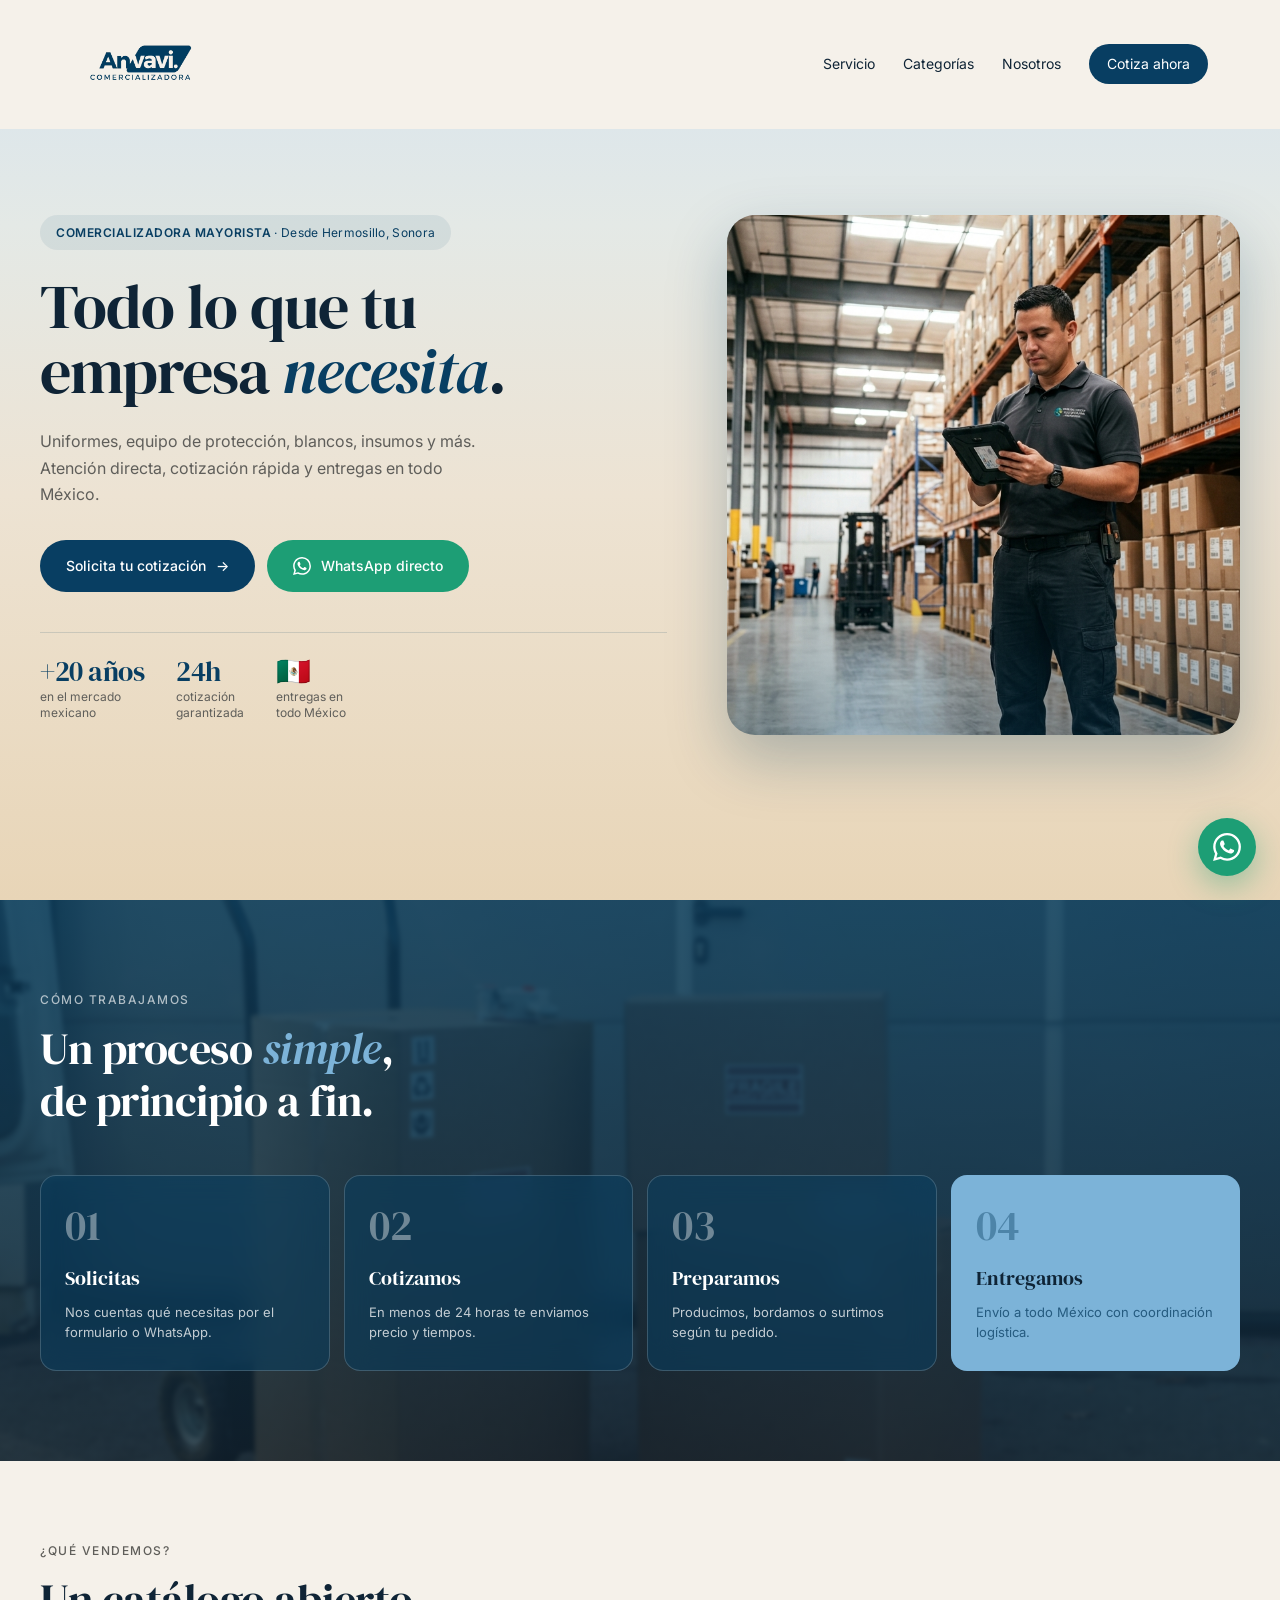
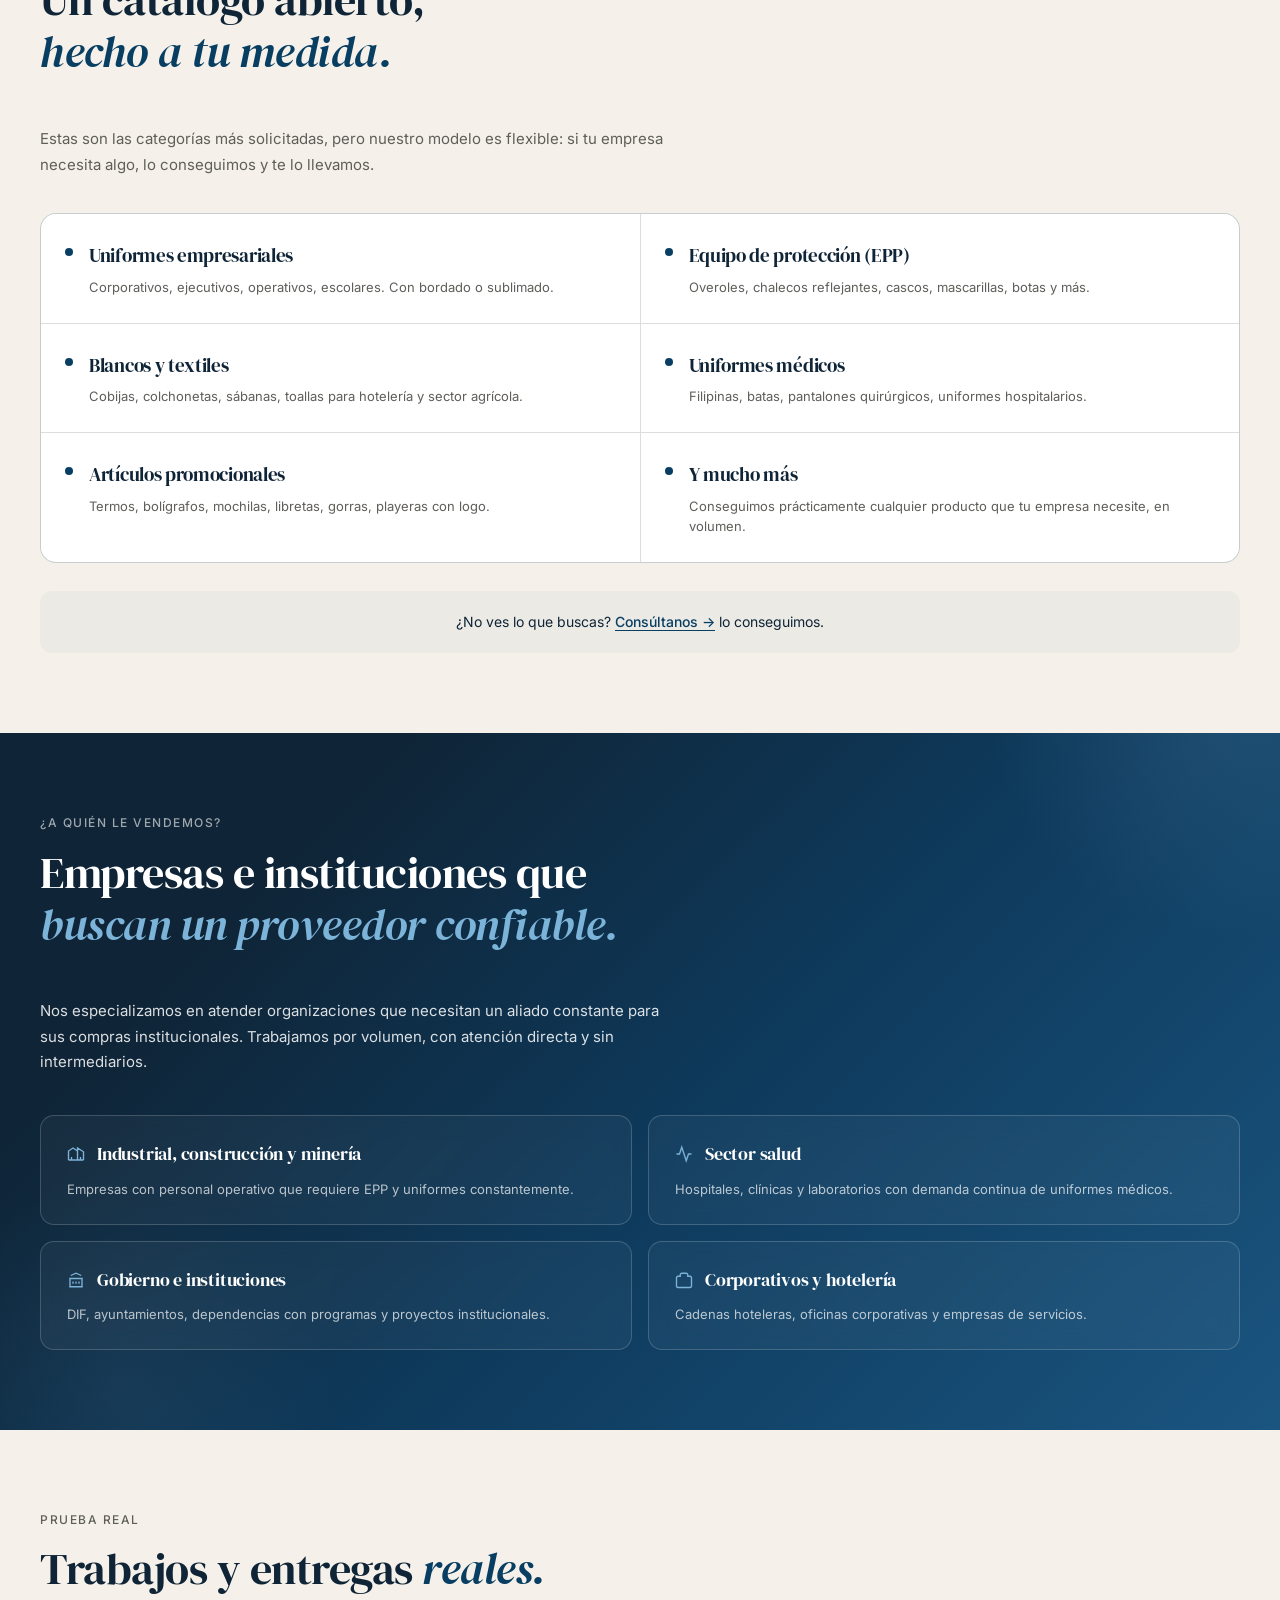
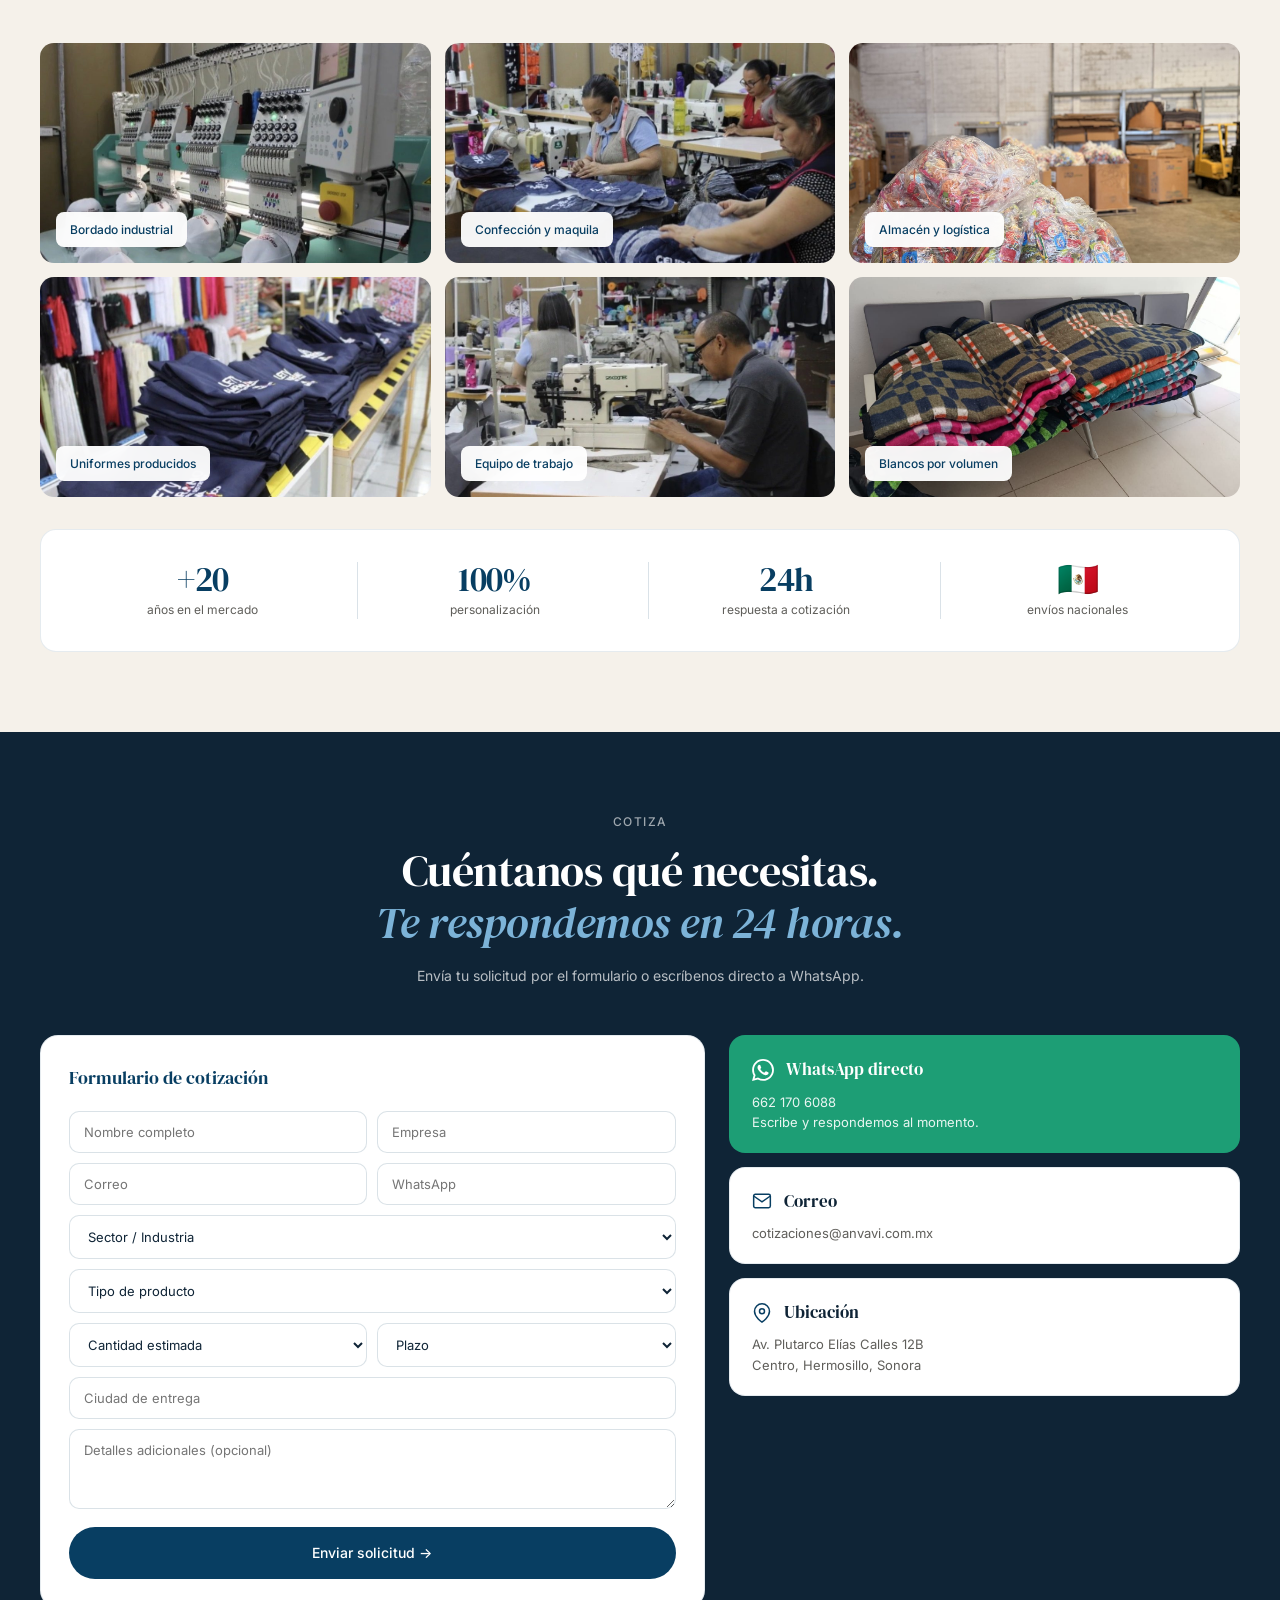
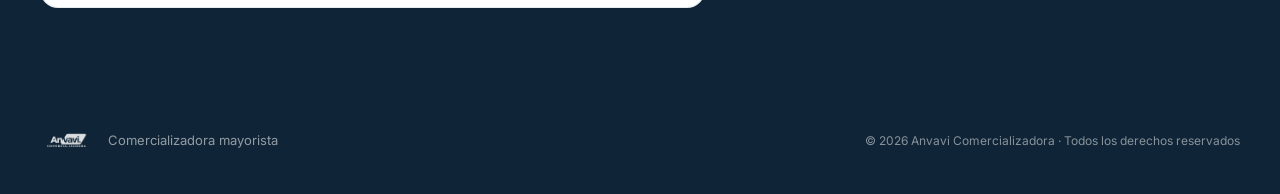
<file: index.html>
<!DOCTYPE html>
<html lang="es">
<head>
<meta charset="UTF-8">
<meta name="viewport" content="width=device-width, initial-scale=1.0">
<meta name="description" content="Anvavi Comercializadora - Proveedor mayorista de uniformes, EPP, blancos y textiles en todo México. Cotización en 24 horas.">
<title>Anvavi Comercializadora — Mayoreo para empresas</title>
<link rel="icon" type="image/png" href="assets/logo.png">
<link rel="preconnect" href="https://fonts.googleapis.com">
<link rel="preconnect" href="https://fonts.gstatic.com" crossorigin>
<link href="https://fonts.googleapis.com/css2?family=DM+Serif+Display:ital@0;1&family=Inter:wght@400;500;600&display=swap" rel="stylesheet">
<link rel="stylesheet" href="styles.css">
</head>
<body>

<nav class="navbar" id="navbar">
  <div class="nav-inner">
    <a href="#inicio" class="nav-brand">
      <img src="assets/logo.png" alt="Anvavi Comercializadora" class="nav-logo">
    </a>
    <div class="nav-links">
      <a href="#servicio">Servicio</a>
      <a href="#categorias">Categorías</a>
      <a href="#nosotros">Nosotros</a>
      <a href="#cotiza" class="nav-cta">Cotiza ahora</a>
    </div>
    <button class="nav-toggle" aria-label="Menú" onclick="document.querySelector('.nav-links').classList.toggle('open')">
      <span></span><span></span><span></span>
    </button>
  </div>
</nav>

<section id="inicio" class="hero">
  <div class="hero-inner">
    <div class="hero-text">
      <div class="hero-badge"><strong>COMERCIALIZADORA MAYORISTA</strong> · Desde Hermosillo, Sonora</div>
      <h1 class="hero-title">
        Todo lo que tu<br>
        empresa <em>necesita</em>.
      </h1>
      <p class="hero-desc">
        Uniformes, equipo de protección, blancos, insumos y más. Atención directa, cotización rápida y entregas en todo México.
      </p>
      <div class="hero-buttons">
        <a href="#cotiza" class="btn btn-primary">Solicita tu cotización <span class="arrow">→</span></a>
        <a href="https://wa.me/526621706088" target="_blank" rel="noopener" class="btn btn-whatsapp">
          <svg width="18" height="18" viewBox="0 0 24 24" fill="currentColor"><path d="M17.472 14.382c-.297-.149-1.758-.867-2.03-.967-.273-.099-.471-.148-.67.15-.197.297-.767.966-.94 1.164-.173.199-.347.223-.644.075-.297-.15-1.255-.463-2.39-1.475-.883-.788-1.48-1.761-1.653-2.059-.173-.297-.018-.458.13-.606.134-.133.298-.347.446-.52.149-.174.198-.298.298-.497.099-.198.05-.371-.025-.52-.075-.149-.669-1.612-.916-2.207-.242-.579-.487-.5-.669-.51-.173-.008-.371-.01-.57-.01-.198 0-.52.074-.792.372-.272.297-1.04 1.016-1.04 2.479 0 1.462 1.065 2.875 1.213 3.074.149.198 2.096 3.2 5.077 4.487.709.306 1.262.489 1.694.625.712.227 1.36.195 1.871.118.571-.085 1.758-.719 2.006-1.413.248-.694.248-1.289.173-1.413-.074-.124-.272-.198-.57-.347m-5.421 7.403h-.004a9.87 9.87 0 01-5.031-1.378l-.361-.214-3.741.982.998-3.648-.235-.374a9.86 9.86 0 01-1.51-5.26c.001-5.45 4.436-9.884 9.888-9.884 2.64 0 5.122 1.03 6.988 2.898a9.825 9.825 0 012.893 6.994c-.003 5.45-4.437 9.884-9.885 9.884m8.413-18.297A11.815 11.815 0 0012.05 0C5.495 0 .16 5.335.157 11.892c0 2.096.547 4.142 1.588 5.945L.057 24l6.305-1.654a11.882 11.882 0 005.683 1.448h.005c6.554 0 11.89-5.335 11.893-11.893a11.821 11.821 0 00-3.48-8.413z"/></svg>
          WhatsApp directo
        </a>
      </div>
      <div class="hero-stats">
        <div class="stat">
          <div class="stat-num">+20 años</div>
          <div class="stat-lbl">en el mercado<br>mexicano</div>
        </div>
        <div class="stat">
          <div class="stat-num">24h</div>
          <div class="stat-lbl">cotización<br>garantizada</div>
        </div>
        <div class="stat">
          <div class="stat-num">🇲🇽</div>
          <div class="stat-lbl">entregas en<br>todo México</div>
        </div>
      </div>
    </div>
    <div class="hero-image">
      <div class="hero-photo" style="background-image: url('assets/hero_almacen.jpg')"></div>
    </div>
  </div>
</section>


<section id="servicio" class="section-proceso">
  <div class="section-inner">
    <div class="section-header">
      <div class="section-tag">Cómo trabajamos</div>
      <h2 class="section-title">
        Un proceso <em>simple</em>,<br>
        de principio a fin.
      </h2>
    </div>
    <div class="process-grid">
      <div class="step">
        <div class="step-num">01</div>
        <div class="step-title">Solicitas</div>
        <div class="step-desc">Nos cuentas qué necesitas por el formulario o WhatsApp.</div>
      </div>
      <div class="step">
        <div class="step-num">02</div>
        <div class="step-title">Cotizamos</div>
        <div class="step-desc">En menos de 24 horas te enviamos precio y tiempos.</div>
      </div>
      <div class="step">
        <div class="step-num">03</div>
        <div class="step-title">Preparamos</div>
        <div class="step-desc">Producimos, bordamos o surtimos según tu pedido.</div>
      </div>
      <div class="step step-final">
        <div class="step-num">04</div>
        <div class="step-title">Entregamos</div>
        <div class="step-desc">Envío a todo México con coordinación logística.</div>
      </div>
    </div>
  </div>
</section>

<section id="categorias" class="section-cream">
  <div class="section-inner">
    <div class="section-header">
      <div class="section-tag">¿Qué vendemos?</div>
      <h2 class="section-title">
        Un catálogo abierto,<br>
        <em>hecho a tu medida.</em>
      </h2>
    </div>
    <p class="section-desc-light" style="max-width: 640px; margin-bottom: 36px;">
      Estas son las categorías más solicitadas, pero nuestro modelo es flexible: si tu empresa necesita algo, lo conseguimos y te lo llevamos.
    </p>
    <div class="categories-grid">
      <div class="cat-item">
        <div class="cat-dot"></div>
        <div>
          <div class="cat-name">Uniformes empresariales</div>
          <div class="cat-desc">Corporativos, ejecutivos, operativos, escolares. Con bordado o sublimado.</div>
        </div>
      </div>
      <div class="cat-item">
        <div class="cat-dot"></div>
        <div>
          <div class="cat-name">Equipo de protección (EPP)</div>
          <div class="cat-desc">Overoles, chalecos reflejantes, cascos, mascarillas, botas y más.</div>
        </div>
      </div>
      <div class="cat-item">
        <div class="cat-dot"></div>
        <div>
          <div class="cat-name">Blancos y textiles</div>
          <div class="cat-desc">Cobijas, colchonetas, sábanas, toallas para hotelería y sector agrícola.</div>
        </div>
      </div>
      <div class="cat-item">
        <div class="cat-dot"></div>
        <div>
          <div class="cat-name">Uniformes médicos</div>
          <div class="cat-desc">Filipinas, batas, pantalones quirúrgicos, uniformes hospitalarios.</div>
        </div>
      </div>
      <div class="cat-item">
        <div class="cat-dot"></div>
        <div>
          <div class="cat-name">Artículos promocionales</div>
          <div class="cat-desc">Termos, bolígrafos, mochilas, libretas, gorras, playeras con logo.</div>
        </div>
      </div>
      <div class="cat-item">
        <div class="cat-dot"></div>
        <div>
          <div class="cat-name">Y mucho más</div>
          <div class="cat-desc">Conseguimos prácticamente cualquier producto que tu empresa necesite, en volumen.</div>
        </div>
      </div>
    </div>
    <div class="cat-cta">
      ¿No ves lo que buscas? <a href="#cotiza">Consúltanos →</a> lo conseguimos.
    </div>
  </div>
</section>

<section id="nosotros" class="section-dark-gradient">
  <div class="section-inner">
    <div class="section-header">
      <div class="section-tag light">¿A quién le vendemos?</div>
      <h2 class="section-title light">
        Empresas e instituciones que<br>
        <em>buscan un proveedor confiable.</em>
      </h2>
    </div>
    <p class="section-desc-dark">
      Nos especializamos en atender organizaciones que necesitan un aliado constante para sus compras institucionales. Trabajamos por volumen, con atención directa y sin intermediarios.
    </p>
    <div class="sectors-grid">
      <div class="sector">
        <div class="sector-head">
          <svg width="18" height="18" viewBox="0 0 24 24" fill="none" stroke="currentColor" stroke-width="1.8"><path d="M2 20V8l6-4 6 4v12M14 20V4l8 5v11M2 20h20"/><path d="M6 20v-4M18 20v-4"/></svg>
          <div class="sector-name">Industrial, construcción y minería</div>
        </div>
        <div class="sector-desc">Empresas con personal operativo que requiere EPP y uniformes constantemente.</div>
      </div>
      <div class="sector">
        <div class="sector-head">
          <svg width="18" height="18" viewBox="0 0 24 24" fill="none" stroke="currentColor" stroke-width="1.8"><path d="M22 12h-4l-3 9L9 3l-3 9H2"/></svg>
          <div class="sector-name">Sector salud</div>
        </div>
        <div class="sector-desc">Hospitales, clínicas y laboratorios con demanda continua de uniformes médicos.</div>
      </div>
      <div class="sector">
        <div class="sector-head">
          <svg width="18" height="18" viewBox="0 0 24 24" fill="none" stroke="currentColor" stroke-width="1.8"><path d="M3 21h18M3 10h18M5 6l7-3 7 3M4 10v11M20 10v11M8 14v3M12 14v3M16 14v3"/></svg>
          <div class="sector-name">Gobierno e instituciones</div>
        </div>
        <div class="sector-desc">DIF, ayuntamientos, dependencias con programas y proyectos institucionales.</div>
      </div>
      <div class="sector">
        <div class="sector-head">
          <svg width="18" height="18" viewBox="0 0 24 24" fill="none" stroke="currentColor" stroke-width="1.8"><path d="M20 7h-3V5a2 2 0 00-2-2H9a2 2 0 00-2 2v2H4a2 2 0 00-2 2v11a2 2 0 002 2h16a2 2 0 002-2V9a2 2 0 00-2-2z"/></svg>
          <div class="sector-name">Corporativos y hotelería</div>
        </div>
        <div class="sector-desc">Cadenas hoteleras, oficinas corporativas y empresas de servicios.</div>
      </div>
    </div>
  </div>
</section>

<section class="section-cream">
  <div class="section-inner">
    <div class="section-header">
      <div class="section-tag">Prueba real</div>
      <h2 class="section-title">
        Trabajos y entregas <em>reales.</em>
      </h2>
    </div>
    <div class="gallery">
      <div class="gallery-item" style="background-image: url('assets/foto1.jpg')">
        <div class="gallery-tag">Bordado industrial</div>
      </div>
      <div class="gallery-item" style="background-image: url('assets/foto2.jpg')">
        <div class="gallery-tag">Confección y maquila</div>
      </div>
      <div class="gallery-item" style="background-image: url('assets/foto3.jpg')">
        <div class="gallery-tag">Almacén y logística</div>
      </div>
      <div class="gallery-item" style="background-image: url('assets/foto4.jpg')">
        <div class="gallery-tag">Uniformes producidos</div>
      </div>
      <div class="gallery-item" style="background-image: url('assets/foto5.jpg')">
        <div class="gallery-tag">Equipo de trabajo</div>
      </div>
      <div class="gallery-item" style="background-image: url('assets/foto6.jpg')">
        <div class="gallery-tag">Blancos por volumen</div>
      </div>
    </div>
    <div class="numbers-panel">
      <div class="num-item">
        <div class="num-val">+20</div>
        <div class="num-lbl">años en el mercado</div>
      </div>
      <div class="num-item">
        <div class="num-val">100%</div>
        <div class="num-lbl">personalización</div>
      </div>
      <div class="num-item">
        <div class="num-val">24h</div>
        <div class="num-lbl">respuesta a cotización</div>
      </div>
      <div class="num-item">
        <div class="num-val">🇲🇽</div>
        <div class="num-lbl">envíos nacionales</div>
      </div>
    </div>
  </div>
</section>

<section id="cotiza" class="section-dark-alt">
  <div class="section-inner">
    <div class="section-header center">
      <div class="section-tag light">Cotiza</div>
      <h2 class="section-title light">
        Cuéntanos qué necesitas.<br>
        <em>Te respondemos en 24 horas.</em>
      </h2>
      <p class="section-subtitle light">Envía tu solicitud por el formulario o escríbenos directo a WhatsApp.</p>
    </div>
    <div class="quote-grid">
      <form class="quote-form" action="https://formspree.io/f/mwvjlldq" method="POST">
        <div class="form-title">Formulario de cotización</div>
        <div class="form-row">
          <input type="text" name="nombre" placeholder="Nombre completo" required>
          <input type="text" name="empresa" placeholder="Empresa" required>
        </div>
        <div class="form-row">
          <input type="email" name="correo" placeholder="Correo" required>
          <input type="tel" name="whatsapp" placeholder="WhatsApp" required>
        </div>
        <select name="sector" required>
          <option value="">Sector / Industria</option>
          <option>Hotelería y restaurantes</option>
          <option>Sector salud</option>
          <option>Industrial, construcción o minería</option>
          <option>Gobierno o instituciones</option>
          <option>Educación</option>
          <option>Agroindustria o campo</option>
          <option>Corporativo u oficinas</option>
          <option>Comercio o retail</option>
          <option>Eventos y agencias</option>
          <option>Otro</option>
        </select>
        <select name="tipo_producto" required>
          <option value="">Tipo de producto</option>
          <option>Uniformes empresariales</option>
          <option>Uniformes médicos</option>
          <option>Equipo de protección (EPP)</option>
          <option>Blancos y textiles</option>
          <option>Bordado, sublimado o maquila</option>
          <option>Artículos promocionales</option>
          <option>Otro producto</option>
        </select>
        <div class="form-row">
          <select name="cantidad" required>
            <option value="">Cantidad estimada</option>
            <option>1 a 20 piezas</option>
            <option>21 a 100 piezas</option>
            <option>101 a 500 piezas</option>
            <option>Más de 500 piezas</option>
          </select>
          <select name="plazo" required>
            <option value="">Plazo</option>
            <option>Urgente (1 a 10 días)</option>
            <option>Pronto (1 a 20 días)</option>
            <option>Con tiempo (1 a 45 días)</option>
          </select>
        </div>
        <input type="text" name="ciudad" placeholder="Ciudad de entrega" required>
        <textarea name="detalles" placeholder="Detalles adicionales (opcional)" rows="3"></textarea>
        <button type="submit" class="btn btn-primary btn-full">Enviar solicitud →</button>
      </form>
      <div class="contact-cards">
        <a href="https://wa.me/526621706088" target="_blank" rel="noopener" class="contact-card contact-whatsapp">
          <div class="contact-head">
            <svg width="22" height="22" viewBox="0 0 24 24" fill="currentColor"><path d="M17.472 14.382c-.297-.149-1.758-.867-2.03-.967-.273-.099-.471-.148-.67.15-.197.297-.767.966-.94 1.164-.173.199-.347.223-.644.075-.297-.15-1.255-.463-2.39-1.475-.883-.788-1.48-1.761-1.653-2.059-.173-.297-.018-.458.13-.606.134-.133.298-.347.446-.52.149-.174.198-.298.298-.497.099-.198.05-.371-.025-.52-.075-.149-.669-1.612-.916-2.207-.242-.579-.487-.5-.669-.51-.173-.008-.371-.01-.57-.01-.198 0-.52.074-.792.372-.272.297-1.04 1.016-1.04 2.479 0 1.462 1.065 2.875 1.213 3.074.149.198 2.096 3.2 5.077 4.487.709.306 1.262.489 1.694.625.712.227 1.36.195 1.871.118.571-.085 1.758-.719 2.006-1.413.248-.694.248-1.289.173-1.413-.074-.124-.272-.198-.57-.347m-5.421 7.403h-.004a9.87 9.87 0 01-5.031-1.378l-.361-.214-3.741.982.998-3.648-.235-.374a9.86 9.86 0 01-1.51-5.26c.001-5.45 4.436-9.884 9.888-9.884 2.64 0 5.122 1.03 6.988 2.898a9.825 9.825 0 012.893 6.994c-.003 5.45-4.437 9.884-9.885 9.884m8.413-18.297A11.815 11.815 0 0012.05 0C5.495 0 .16 5.335.157 11.892c0 2.096.547 4.142 1.588 5.945L.057 24l6.305-1.654a11.882 11.882 0 005.683 1.448h.005c6.554 0 11.89-5.335 11.893-11.893a11.821 11.821 0 00-3.48-8.413z"/></svg>
            <div class="contact-title">WhatsApp directo</div>
          </div>
          <div class="contact-info">662 170 6088<br>Escribe y respondemos al momento.</div>
        </a>
        <div class="contact-card">
          <div class="contact-head">
            <svg width="20" height="20" viewBox="0 0 24 24" fill="none" stroke="currentColor" stroke-width="1.8"><path d="M4 4h16c1.1 0 2 .9 2 2v12c0 1.1-.9 2-2 2H4c-1.1 0-2-.9-2-2V6c0-1.1.9-2 2-2z"/><polyline points="22,6 12,13 2,6"/></svg>
            <div class="contact-title">Correo</div>
          </div>
          <div class="contact-info"><a href="mailto:cotizaciones@anvavi.com.mx">cotizaciones@anvavi.com.mx</a></div>
        </div>
        <div class="contact-card">
          <div class="contact-head">
            <svg width="20" height="20" viewBox="0 0 24 24" fill="none" stroke="currentColor" stroke-width="1.8"><path d="M21 10c0 7-9 13-9 13s-9-6-9-13a9 9 0 0118 0z"/><circle cx="12" cy="10" r="3"/></svg>
            <div class="contact-title">Ubicación</div>
          </div>
          <div class="contact-info">Av. Plutarco Elías Calles 12B<br>Centro, Hermosillo, Sonora</div>
        </div>
      </div>
    </div>
  </div>
</section>

<footer class="footer">
  <div class="footer-inner">
    <div class="footer-brand">
      <img src="assets/logo.png" alt="Anvavi" class="footer-logo">
      <span class="footer-tagline">Comercializadora mayorista</span>
    </div>
    <div class="footer-copy">© 2026 Anvavi Comercializadora · Todos los derechos reservados</div>
  </div>
</footer>

<a href="https://wa.me/526621706088" target="_blank" rel="noopener" class="wa-float" aria-label="WhatsApp">
  <svg width="28" height="28" viewBox="0 0 24 24" fill="currentColor"><path d="M17.472 14.382c-.297-.149-1.758-.867-2.03-.967-.273-.099-.471-.148-.67.15-.197.297-.767.966-.94 1.164-.173.199-.347.223-.644.075-.297-.15-1.255-.463-2.39-1.475-.883-.788-1.48-1.761-1.653-2.059-.173-.297-.018-.458.13-.606.134-.133.298-.347.446-.52.149-.174.198-.298.298-.497.099-.198.05-.371-.025-.52-.075-.149-.669-1.612-.916-2.207-.242-.579-.487-.5-.669-.51-.173-.008-.371-.01-.57-.01-.198 0-.52.074-.792.372-.272.297-1.04 1.016-1.04 2.479 0 1.462 1.065 2.875 1.213 3.074.149.198 2.096 3.2 5.077 4.487.709.306 1.262.489 1.694.625.712.227 1.36.195 1.871.118.571-.085 1.758-.719 2.006-1.413.248-.694.248-1.289.173-1.413-.074-.124-.272-.198-.57-.347m-5.421 7.403h-.004a9.87 9.87 0 01-5.031-1.378l-.361-.214-3.741.982.998-3.648-.235-.374a9.86 9.86 0 01-1.51-5.26c.001-5.45 4.436-9.884 9.888-9.884 2.64 0 5.122 1.03 6.988 2.898a9.825 9.825 0 012.893 6.994c-.003 5.45-4.437 9.884-9.885 9.884m8.413-18.297A11.815 11.815 0 0012.05 0C5.495 0 .16 5.335.157 11.892c0 2.096.547 4.142 1.588 5.945L.057 24l6.305-1.654a11.882 11.882 0 005.683 1.448h.005c6.554 0 11.89-5.335 11.893-11.893a11.821 11.821 0 00-3.48-8.413z"/></svg>
</a>

<script>
let lastScroll = 0;
const nav = document.getElementById('navbar');
window.addEventListener('scroll', () => {
  const curr = window.pageYOffset;
  if (curr > 60) nav.classList.add('scrolled');
  else nav.classList.remove('scrolled');
  if (curr > lastScroll && curr > 200) nav.classList.add('hidden');
  else nav.classList.remove('hidden');
  lastScroll = curr;
});
document.querySelectorAll('a[href^="#"]').forEach(a => {
  a.addEventListener('click', e => {
    const t = document.querySelector(a.getAttribute('href'));
    if (t) {
      e.preventDefault();
      t.scrollIntoView({behavior:'smooth', block:'start'});
      document.querySelector('.nav-links').classList.remove('open');
    }
  });
});
</script>

</body>
</html>
</file>
<file: styles.css>
:root {
  --azul: #083E62;
  --azul-oscuro: #0f2436;
  --azul-claro: #7cb3d8;
  --crema: #f5f1ea;
  --crema-claro: #faf7f1;
  --verde: #1D9E75;
  --texto: #0f2436;
  --texto-suave: #5f5e5a;
  --borde: rgba(8, 62, 98, 0.1);
  --borde-fuerte: rgba(8, 62, 98, 0.15);
}

* { margin: 0; padding: 0; box-sizing: border-box; }

html { scroll-behavior: smooth; }

body {
  font-family: 'Inter', -apple-system, BlinkMacSystemFont, sans-serif;
  color: var(--texto);
  background: var(--crema);
  line-height: 1.6;
  -webkit-font-smoothing: antialiased;
}

.navbar {
  position: fixed;
  top: 0; left: 0; right: 0;
  z-index: 100;
  padding: 32px 0;
  background: var(--crema);
  border-bottom: 0.5px solid transparent;
  transition: all 0.3s ease;
}

.navbar.scrolled {
  background: rgba(255, 255, 255, 0.95);
  border-bottom-color: var(--borde);
  box-shadow: 0 1px 20px rgba(0,0,0,0.03);
}

.navbar.hidden { transform: translateY(-100%); }

.nav-inner {
  max-width: 1200px;
  margin: 0 auto;
  height: 64px;
  padding: 0 32px;
  display: flex;
  align-items: center;
  justify-content: space-between;
}

.nav-brand {
  display: flex;
  align-items: center;
  height: 100%;
}
.nav-logo {
  height: 130px;
  width: auto;
  display: block;
  object-fit: contain;
}

.nav-links {
  display: flex;
  gap: 28px;
  align-items: center;
}

.nav-links a {
  color: var(--texto);
  text-decoration: none;
  font-size: 14px;
  font-weight: 400;
  transition: color 0.2s;
}

.nav-links a:hover { color: var(--azul); }

.nav-cta {
  background: var(--azul);
  color: white !important;
  padding: 9px 18px;
  border-radius: 24px;
  font-size: 13px;
  font-weight: 500;
  transition: all 0.2s;
}

.nav-cta:hover { background: var(--azul-oscuro); transform: translateY(-1px); }

.nav-toggle {
  display: none;
  background: none;
  border: none;
  cursor: pointer;
  padding: 8px;
}

.nav-toggle span {
  display: block;
  width: 22px;
  height: 2px;
  background: var(--texto);
  margin: 4px 0;
  transition: 0.3s;
}

.hero {
  min-height: 100vh;
  padding: 130px 32px 80px;
  background: linear-gradient(180deg,
    #D6E4EF 0%,
    #E4E9E6 25%,
    #EDE3D3 55%,
    #E8D5B7 100%);
  display: flex;
  align-items: center;
}

.hero-inner {
  max-width: 1200px;
  margin: 0 auto;
  display: grid;
  grid-template-columns: 1.1fr 0.9fr;
  gap: 60px;
  align-items: stretch;
  width: 100%;
}

.hero-badge {
  display: inline-block;
  background: rgba(8, 62, 98, 0.08);
  color: var(--azul);
  padding: 8px 16px;
  border-radius: 24px;
  font-size: 12px;
  font-weight: 400;
  text-transform: none;
  letter-spacing: 0.3px;
  margin-bottom: 24px;
}

.hero-badge strong {
  font-weight: 600;
  letter-spacing: 0.5px;
}

.hero-title {
  font-family: 'DM Serif Display', Georgia, serif;
  font-size: clamp(38px, 5.5vw, 62px);
  line-height: 1.05;
  color: var(--azul-oscuro);
  font-weight: 400;
  letter-spacing: -1px;
  margin-bottom: 24px;
}

.hero-title em {
  color: var(--azul);
  font-style: italic;
}

.hero-desc {
  font-size: 16px;
  line-height: 1.65;
  color: var(--texto-suave);
  max-width: 460px;
  margin-bottom: 32px;
}

.hero-buttons {
  display: flex;
  gap: 12px;
  margin-bottom: 40px;
  flex-wrap: wrap;
}

.btn {
  display: inline-flex;
  align-items: center;
  justify-content: center;
  gap: 10px;
  height: 52px;
  padding: 0 26px;
  border-radius: 32px;
  font-size: 14px;
  font-weight: 500;
  text-decoration: none;
  transition: all 0.2s;
  border: none;
  cursor: pointer;
  font-family: inherit;
  line-height: 1;
  box-sizing: border-box;
  white-space: nowrap;
}

.btn svg {
  flex-shrink: 0;
  vertical-align: middle;
}

.btn-primary {
  background: var(--azul);
  color: white;
}
.btn-primary:hover {
  background: var(--azul-oscuro);
  transform: translateY(-2px);
  box-shadow: 0 8px 20px rgba(8, 62, 98, 0.2);
}

.btn-whatsapp {
  background: var(--verde);
  color: white;
}
.btn-whatsapp:hover {
  background: #16805e;
  transform: translateY(-2px);
  box-shadow: 0 8px 20px rgba(29, 158, 117, 0.25);
}

.btn-full { width: 100%; justify-content: center; }

.arrow { transition: transform 0.2s; }
.btn:hover .arrow { transform: translateX(4px); }

.hero-stats {
  display: flex;
  gap: 32px;
  padding-top: 24px;
  border-top: 0.5px solid rgba(8, 62, 98, 0.15);
}

.stat-num {
  font-family: 'DM Serif Display', Georgia, serif;
  font-size: 28px;
  color: var(--azul);
  font-weight: 400;
  letter-spacing: -0.5px;
  line-height: 1;
  margin-bottom: 4px;
}

.stat-lbl {
  font-size: 12px;
  color: var(--texto-suave);
  line-height: 1.4;
}

.hero-image { position: relative; height: 100%; }

.hero-photo {
  width: 100%;
  height: 100%;
  min-height: 520px;
  background-color: var(--azul);
  background-size: cover;
  background-position: center;
  border-radius: 28px;
  position: relative;
  box-shadow: 0 24px 60px rgba(8, 62, 98, 0.28);
}

.hero-photo::after {
  content: '';
  position: absolute;
  inset: 0;
  border-radius: 28px;
  background: linear-gradient(180deg,
    rgba(8, 62, 98, 0) 60%,
    rgba(8, 62, 98, 0.32) 100%);
}

.section-cream { background: var(--crema); padding: 80px 32px; }
.section-white { background: white; padding: 80px 32px; }
.section-dark { background: var(--azul); padding: 80px 32px; color: white; }

.section-light-alt {
  background: white;
  padding: 80px 32px;
}

.section-dark-alt {
  background: var(--azul-oscuro);
  padding: 80px 32px;
  color: white;
}

.section-dark-gradient {
  background: linear-gradient(135deg,
    #0f2436 0%,
    #0f2436 20%,
    #0e3a5c 55%,
    #1a5580 100%);
  padding: 80px 32px;
  color: white;
  position: relative;
  overflow: hidden;
}

.section-dark-gradient::before {
  content: '';
  position: absolute;
  top: -50%;
  right: -20%;
  width: 600px;
  height: 600px;
  background: radial-gradient(circle,
    rgba(124, 179, 216, 0.15) 0%,
    transparent 60%);
  border-radius: 50%;
  pointer-events: none;
}

.section-dark-gradient::after {
  content: '';
  position: absolute;
  bottom: -30%;
  left: -10%;
  width: 500px;
  height: 500px;
  background: radial-gradient(circle,
    rgba(124, 179, 216, 0.08) 0%,
    transparent 60%);
  border-radius: 50%;
  pointer-events: none;
}

.section-dark-gradient .section-inner {
  position: relative;
  z-index: 1;
}

.section-dark-gradient .section-tag { color: rgba(255, 255, 255, 0.65); }
.section-dark-gradient .section-title { color: white; }
.section-dark-gradient .section-title em { color: var(--azul-claro); }

.section-dark-alt .section-tag { color: rgba(255, 255, 255, 0.65); }
.section-dark-alt .section-title { color: white; }
.section-dark-alt .section-title em { color: var(--azul-claro); }

.section-proceso {
  position: relative;
  padding: 90px 32px;
  color: white;
  overflow: hidden;
  isolation: isolate;
}

.section-proceso::before {
  content: '';
  position: absolute;
  inset: 0;
  background-image: url('assets/cajas.jpg');
  background-size: cover;
  background-position: center;
  filter: blur(2px) brightness(0.75) saturate(1.1);
  transform: scale(1.03);
  z-index: -2;
}

.section-proceso::after {
  content: '';
  position: absolute;
  inset: 0;
  background: linear-gradient(180deg,
    rgba(8, 62, 98, 0.72) 0%,
    rgba(15, 36, 54, 0.68) 100%);
  z-index: -1;
}

.section-proceso .section-tag {
  color: rgba(255, 255, 255, 0.65);
}

.section-proceso .section-title {
  color: white;
}

.section-proceso .section-title em {
  color: var(--azul-claro);
}

.section-inner { max-width: 1200px; margin: 0 auto; }

.section-header { margin-bottom: 48px; }
.section-header.center { text-align: center; }

.section-tag {
  font-size: 12px;
  color: var(--texto-suave);
  letter-spacing: 1.5px;
  text-transform: uppercase;
  font-weight: 500;
  margin-bottom: 14px;
}

.section-tag.light { color: rgba(255, 255, 255, 0.6); }

.section-title {
  font-family: 'DM Serif Display', Georgia, serif;
  font-size: clamp(30px, 3.8vw, 44px);
  color: var(--azul-oscuro);
  font-weight: 400;
  letter-spacing: -0.5px;
  line-height: 1.18;
}

.section-title em { color: var(--azul); font-style: italic; }
.section-title.light { color: white; }
.section-title.light em { color: var(--azul-claro); }

.section-subtitle {
  font-size: 14px;
  color: var(--texto-suave);
  max-width: 460px;
  margin: 16px auto 0;
  line-height: 1.6;
}

.section-subtitle.light {
  color: rgba(255, 255, 255, 0.7);
}

.section-desc-dark {
  font-size: 15px;
  line-height: 1.7;
  color: rgba(255, 255, 255, 0.85);
  max-width: 620px;
  margin-bottom: 40px;
}

.section-desc-light {
  font-size: 15px;
  line-height: 1.7;
  color: var(--texto-suave);
  max-width: 620px;
  margin-bottom: 40px;
}

.pillars {
  display: grid;
  grid-template-columns: repeat(3, 1fr);
  gap: 20px;
}

.pillar {
  background: white;
  border-radius: 18px;
  padding: 32px 26px;
  border: 0.5px solid var(--borde);
  transition: all 0.3s;
}

.pillar:hover {
  transform: translateY(-4px);
  box-shadow: 0 20px 40px rgba(8, 62, 98, 0.08);
  border-color: var(--borde-fuerte);
}

.pillar-icon {
  width: 48px;
  height: 48px;
  background: rgba(8, 62, 98, 0.08);
  border-radius: 12px;
  display: flex;
  align-items: center;
  justify-content: center;
  color: var(--azul);
  margin-bottom: 20px;
}

.pillar-title {
  font-family: 'DM Serif Display', Georgia, serif;
  font-size: 22px;
  color: var(--azul-oscuro);
  font-weight: 400;
  margin-bottom: 8px;
  letter-spacing: -0.3px;
}

.pillar-desc {
  font-size: 14px;
  color: var(--texto-suave);
  line-height: 1.6;
}

.categories-grid {
  display: grid;
  grid-template-columns: repeat(2, 1fr);
  gap: 1px;
  background: var(--borde);
  border: 0.5px solid var(--borde);
  border-radius: 16px;
  overflow: hidden;
}

.cat-item {
  background: white;
  padding: 26px 24px;
  display: flex;
  gap: 16px;
  align-items: flex-start;
  transition: background 0.2s;
}

.cat-item:hover { background: var(--crema-claro); }

.cat-dot {
  width: 8px;
  height: 8px;
  background: var(--azul);
  border-radius: 50%;
  margin-top: 8px;
  flex-shrink: 0;
}

.cat-name {
  font-family: 'DM Serif Display', Georgia, serif;
  font-size: 19px;
  color: var(--azul-oscuro);
  font-weight: 400;
  margin-bottom: 6px;
  letter-spacing: -0.3px;
}

.cat-desc {
  font-size: 13px;
  color: var(--texto-suave);
  line-height: 1.55;
}

.cat-cta {
  margin-top: 28px;
  padding: 20px 24px;
  background: rgba(8, 62, 98, 0.04);
  border-radius: 12px;
  font-size: 14px;
  color: var(--azul-oscuro);
  text-align: center;
  line-height: 1.6;
}

.cat-cta a {
  color: var(--azul);
  font-weight: 500;
  text-decoration: underline;
  text-underline-offset: 3px;
}

.sectors-grid {
  display: grid;
  grid-template-columns: repeat(2, 1fr);
  gap: 16px;
}

.sector {
  background: rgba(255, 255, 255, 0.04);
  backdrop-filter: blur(10px);
  -webkit-backdrop-filter: blur(10px);
  border: 0.5px solid rgba(255, 255, 255, 0.18);
  border-radius: 14px;
  padding: 24px 26px;
  transition: all 0.35s cubic-bezier(0.2, 0.8, 0.2, 1);
  cursor: default;
}

.sector:hover {
  background: rgba(124, 179, 216, 0.12);
  border-color: rgba(124, 179, 216, 0.5);
  transform: translateY(-4px);
  box-shadow: 0 20px 40px rgba(0, 0, 0, 0.15);
}

.sector-head {
  display: flex;
  align-items: center;
  gap: 12px;
  margin-bottom: 10px;
  color: var(--azul-claro);
  transition: color 0.3s;
}

.sector:hover .sector-head {
  color: white;
}

.sector-name {
  font-family: 'DM Serif Display', Georgia, serif;
  font-size: 18px;
  color: white;
  font-weight: 400;
  letter-spacing: -0.2px;
}

.sector-desc {
  font-size: 13px;
  color: rgba(255, 255, 255, 0.7);
  line-height: 1.6;
}

.process-grid {
  display: grid;
  grid-template-columns: repeat(4, 1fr);
  gap: 14px;
}

.step {
  background: rgba(8, 62, 98, 0.55);
  backdrop-filter: blur(14px);
  -webkit-backdrop-filter: blur(14px);
  border: 0.5px solid rgba(255, 255, 255, 0.18);
  border-radius: 16px;
  padding: 28px 24px;
  transition: all 0.3s;
}

.step:hover {
  transform: translateY(-4px);
  background: rgba(8, 62, 98, 0.7);
  border-color: rgba(255, 255, 255, 0.3);
}

.step-final {
  background: var(--azul-claro);
  color: var(--azul-oscuro);
  border-color: transparent;
}

.step-final:hover {
  background: #92c0d8;
}

.step-num {
  font-family: 'DM Serif Display', Georgia, serif;
  font-size: 42px;
  color: rgba(255, 255, 255, 0.4);
  font-weight: 400;
  line-height: 1;
  margin-bottom: 16px;
}

.step-final .step-num { color: rgba(8, 62, 98, 0.4); }

.step-title {
  font-family: 'DM Serif Display', Georgia, serif;
  font-size: 20px;
  color: white;
  font-weight: 400;
  margin-bottom: 8px;
}

.step-final .step-title { color: var(--azul-oscuro); }

.step-desc {
  font-size: 13px;
  color: rgba(255, 255, 255, 0.75);
  line-height: 1.55;
}

.step-final .step-desc { color: rgba(8, 62, 98, 0.75); }

.gallery {
  display: grid;
  grid-template-columns: repeat(3, 1fr);
  gap: 14px;
  margin-bottom: 32px;
}

.gallery-item {
  height: 220px;
  background-color: var(--azul);
  background-size: cover;
  background-position: center;
  border-radius: 14px;
  position: relative;
  overflow: hidden;
  display: flex;
  align-items: flex-end;
  padding: 16px;
  transition: transform 0.3s;
}

.gallery-item:hover { transform: scale(1.02); }

.gallery-tag {
  background: rgba(255, 255, 255, 0.95);
  backdrop-filter: blur(10px);
  padding: 8px 14px;
  border-radius: 8px;
  font-size: 12px;
  font-weight: 500;
  color: var(--azul);
}

.numbers-panel {
  display: grid;
  grid-template-columns: repeat(4, 1fr);
  gap: 16px;
  background: white;
  border-radius: 16px;
  padding: 32px 24px;
  border: 0.5px solid var(--borde);
}

.num-item {
  text-align: center;
  padding: 0 12px;
}

.num-item:not(:first-child) {
  border-left: 0.5px solid var(--borde-fuerte);
}

.num-val {
  font-family: 'DM Serif Display', Georgia, serif;
  font-size: 34px;
  color: var(--azul);
  font-weight: 400;
  letter-spacing: -0.8px;
  line-height: 1;
  margin-bottom: 6px;
}

.num-lbl {
  font-size: 12px;
  color: var(--texto-suave);
  line-height: 1.4;
}

.quote-grid {
  display: grid;
  grid-template-columns: 1.3fr 1fr;
  gap: 24px;
  margin-top: 40px;
}

.quote-form {
  background: white;
  border-radius: 18px;
  padding: 28px;
  border: 0.5px solid var(--borde);
}

.form-title {
  font-family: 'DM Serif Display', Georgia, serif;
  font-size: 18px;
  color: var(--azul);
  font-weight: 400;
  margin-bottom: 18px;
}

.form-row {
  display: grid;
  grid-template-columns: 1fr 1fr;
  gap: 10px;
  margin-bottom: 10px;
}

.quote-form input,
.quote-form select,
.quote-form textarea {
  width: 100%;
  padding: 12px 14px;
  border: 0.5px solid var(--borde-fuerte);
  border-radius: 10px;
  font-size: 13px;
  font-family: inherit;
  color: var(--texto);
  background: white;
  transition: border-color 0.2s;
  margin-bottom: 10px;
}

.form-row input,
.form-row select { margin-bottom: 0; }

.quote-form input:focus,
.quote-form select:focus,
.quote-form textarea:focus {
  outline: none;
  border-color: var(--azul);
  box-shadow: 0 0 0 3px rgba(8, 62, 98, 0.08);
}

.quote-form textarea { resize: vertical; min-height: 80px; }

.contact-cards {
  display: flex;
  flex-direction: column;
  gap: 14px;
}

.contact-card {
  background: white;
  border-radius: 16px;
  padding: 20px 22px;
  border: 0.5px solid var(--borde);
  transition: all 0.2s;
  text-decoration: none;
  color: inherit;
  display: block;
}

.contact-card:hover {
  transform: translateY(-2px);
  border-color: var(--borde-fuerte);
}

.contact-whatsapp {
  background: var(--verde);
  color: white;
  border-color: transparent;
}

.contact-whatsapp:hover {
  background: #16805e;
  border-color: transparent;
  box-shadow: 0 10px 24px rgba(29, 158, 117, 0.25);
}

.contact-head {
  display: flex;
  align-items: center;
  gap: 12px;
  margin-bottom: 8px;
  color: var(--azul);
}

.contact-whatsapp .contact-head { color: white; }

.contact-title {
  font-family: 'DM Serif Display', Georgia, serif;
  font-size: 17px;
  font-weight: 400;
  color: var(--azul-oscuro);
}

.contact-whatsapp .contact-title { color: white; }

.contact-info {
  font-size: 13px;
  color: var(--texto-suave);
  line-height: 1.55;
}

.contact-whatsapp .contact-info { color: rgba(255, 255, 255, 0.9); }
.contact-info a { color: inherit; text-decoration: none; }
.contact-info a:hover { color: var(--azul); }

.footer {
  background: var(--azul-oscuro);
  color: rgba(255, 255, 255, 0.7);
  padding: 28px 32px;
}

.footer-inner {
  max-width: 1200px;
  margin: 0 auto;
  display: flex;
  justify-content: space-between;
  align-items: center;
  gap: 16px;
}

.footer-brand {
  display: flex;
  align-items: center;
  gap: 14px;
}

.footer-logo {
  height: 50px;
  width: auto;
  filter: brightness(0) invert(1);
  opacity: 0.85;
}

.footer-tagline {
  font-size: 13px;
  color: rgba(255, 255, 255, 0.55);
}

.footer-copy {
  font-size: 12px;
  color: rgba(255, 255, 255, 0.5);
}

.wa-float {
  position: fixed;
  bottom: 24px;
  right: 24px;
  width: 58px;
  height: 58px;
  background: var(--verde);
  color: white;
  border-radius: 50%;
  display: flex;
  align-items: center;
  justify-content: center;
  z-index: 90;
  box-shadow: 0 10px 30px rgba(29, 158, 117, 0.4);
  transition: all 0.3s;
  text-decoration: none;
}

.wa-float:hover {
  transform: scale(1.08);
  box-shadow: 0 12px 36px rgba(29, 158, 117, 0.55);
}

@media (max-width: 900px) {
  .navbar { padding: 20px 0; }
  .nav-inner { height: 56px; padding: 0 20px; }
  .nav-logo { height: 95px; }

  .nav-toggle { display: block; }
  .nav-links {
    display: none;
    position: absolute;
    top: 100%;
    left: 0;
    right: 0;
    background: white;
    flex-direction: column;
    padding: 20px;
    gap: 16px;
    border-top: 0.5px solid var(--borde);
  }
  .nav-links.open { display: flex; }

  .hero { padding: 110px 20px 40px; }
  .hero-inner { grid-template-columns: 1fr; gap: 40px; }
  .hero-image { height: 380px; }
  .hero-photo { min-height: 0; border-radius: 20px; }

  .section-cream, .section-white, .section-dark, .section-proceso, .section-light-alt, .section-dark-alt { padding: 60px 20px; }

  .pillars { grid-template-columns: 1fr; }
  .categories-grid { grid-template-columns: 1fr; }
  .sectors-grid { grid-template-columns: 1fr; }
  .process-grid { grid-template-columns: repeat(2, 1fr); }
  .gallery { grid-template-columns: repeat(2, 1fr); }
  .numbers-panel { grid-template-columns: repeat(2, 1fr); gap: 24px; }
  .num-item:nth-child(2) { border-left: 0.5px solid var(--borde-fuerte); }
  .num-item:nth-child(3) { border-left: none; }

  .quote-grid { grid-template-columns: 1fr; }
  .form-row { grid-template-columns: 1fr; }

  .footer-inner { flex-direction: column; text-align: center; gap: 12px; }

  .hero-stats { gap: 20px; flex-wrap: wrap; }
}

@media (max-width: 500px) {
  .process-grid { grid-template-columns: 1fr; }
  .gallery { grid-template-columns: 1fr; }
  .numbers-panel { grid-template-columns: 1fr; }
  .num-item { border-left: none !important; padding: 12px 0; }
  .num-item:not(:first-child) { border-top: 0.5px solid var(--borde-fuerte); }
}
</file>
